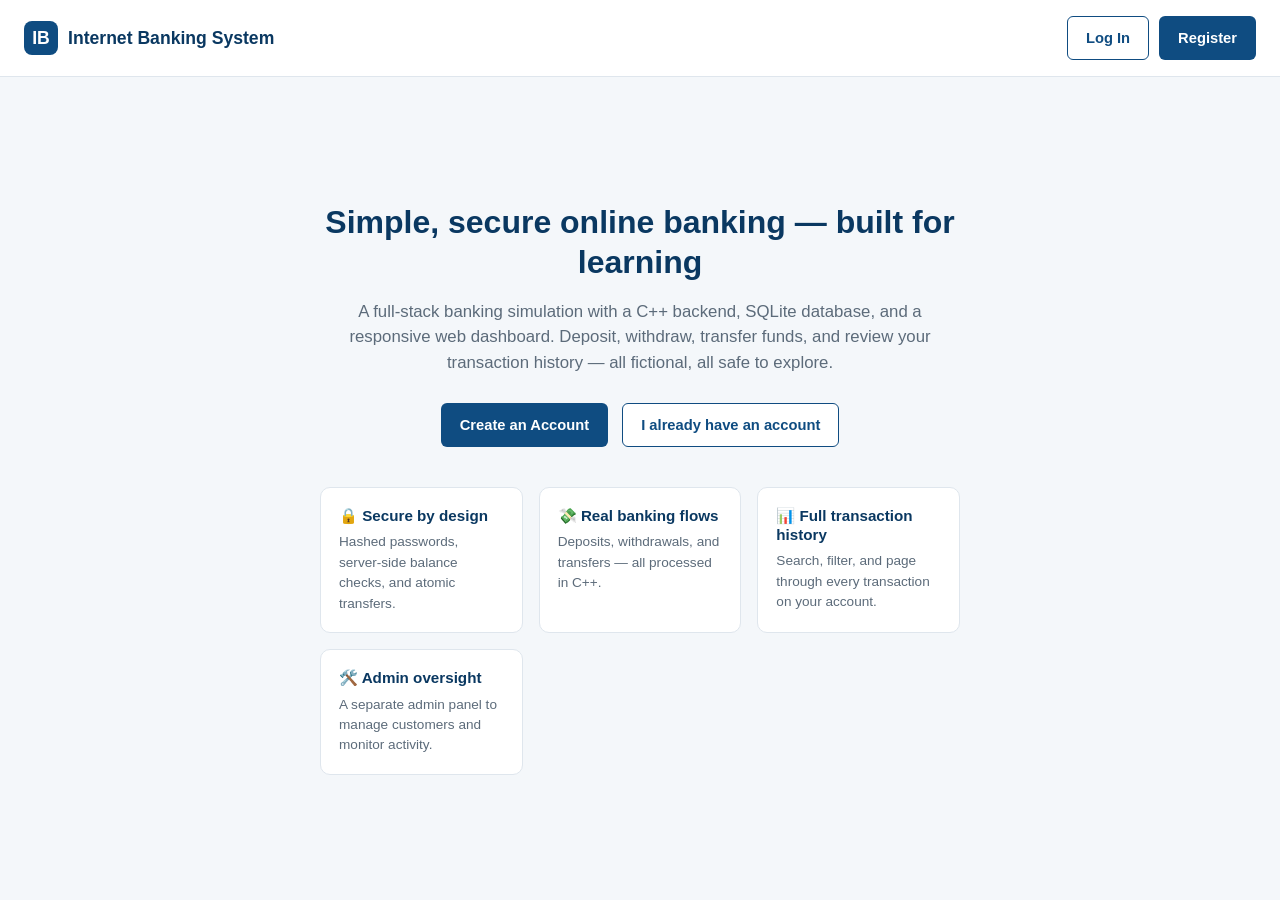
<file: frontend/index.html>
<!DOCTYPE html>
<html lang="en">
<head>
<meta charset="UTF-8">
<meta name="viewport" content="width=device-width, initial-scale=1.0">
  <meta name="google-site-verification" content="B5bmnSzMOIBshFxj22KbtGYCN1CEgYLzw5mkgNT4_0Y" />
<title>Internet Banking System — Home</title>
<link rel="stylesheet" href="css/style.css">
</head>
<body class="public-page">

  <header class="public-header">
    <div class="brand"><span class="brand-mark">IB</span> Internet Banking System</div>
    <nav class="nav-actions">
      <a href="login.html" class="btn btn-secondary">Log In</a>
      <a href="register.html" class="btn btn-primary">Register</a>
    </nav>
  </header>

  <main class="public-main">
    <div class="hero">
      <h1>Simple, secure online banking — built for learning</h1>
      <p>
        A full-stack banking simulation with a C++ backend, SQLite database, and a
        responsive web dashboard. Deposit, withdraw, transfer funds, and review your
        transaction history — all fictional, all safe to explore.
      </p>
      <div class="hero-actions">
        <a href="register.html" class="btn btn-primary">Create an Account</a>
        <a href="login.html" class="btn btn-secondary">I already have an account</a>
      </div>

      <div class="feature-grid">
        <div class="feature-card">
          <h3>🔒 Secure by design</h3>
          <p>Hashed passwords, server-side balance checks, and atomic transfers.</p>
        </div>
        <div class="feature-card">
          <h3>💸 Real banking flows</h3>
          <p>Deposits, withdrawals, and transfers — all processed in C++.</p>
        </div>
        <div class="feature-card">
          <h3>📊 Full transaction history</h3>
          <p>Search, filter, and page through every transaction on your account.</p>
        </div>
        <div class="feature-card">
          <h3>🛠️ Admin oversight</h3>
          <p>A separate admin panel to manage customers and monitor activity.</p>
        </div>
      </div>
    </div>
  </main>
</body>
</html>
</file>
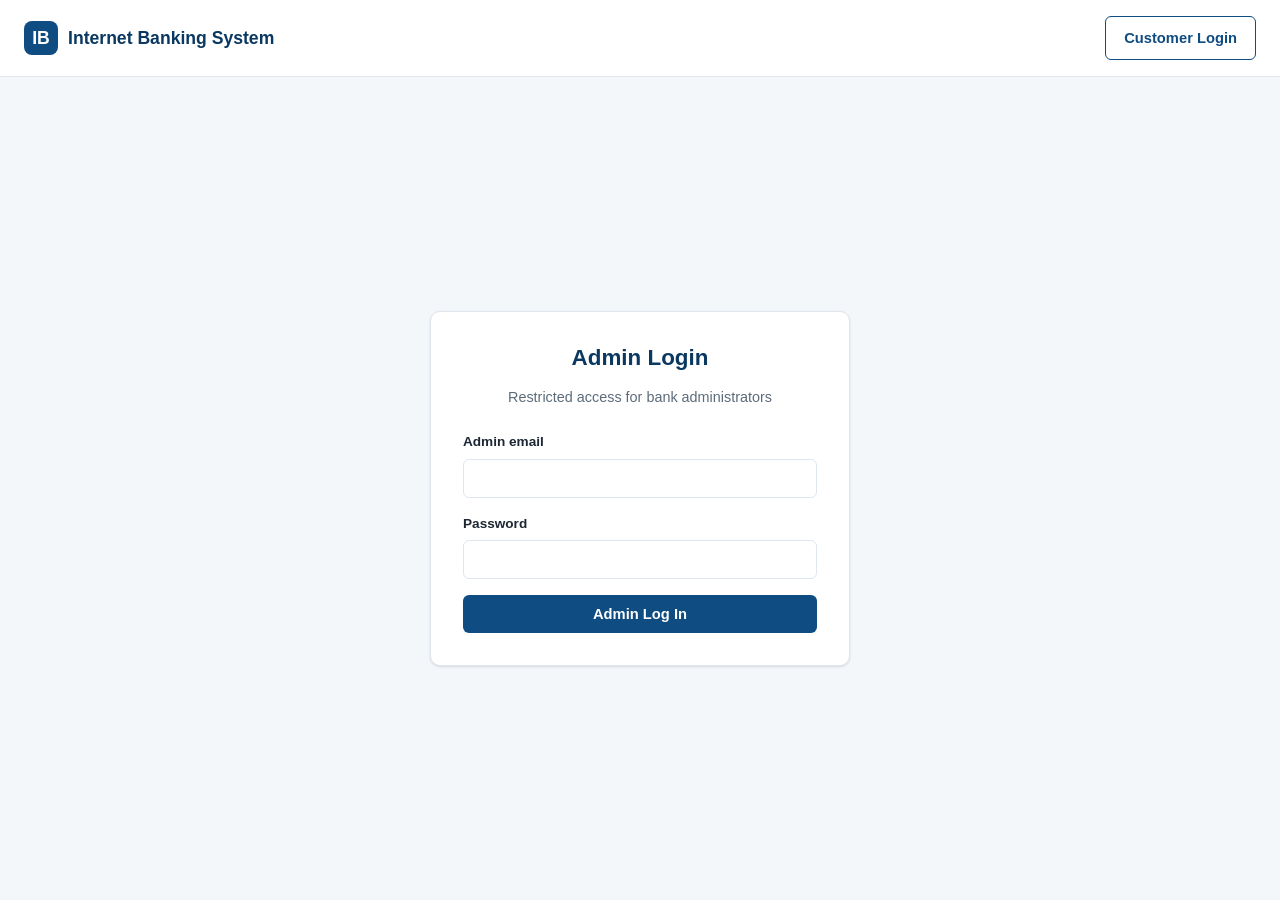
<file: frontend/admin-dashboard.html>
<!DOCTYPE html>
<html lang="en">
<head>
<meta charset="UTF-8">
<meta name="viewport" content="width=device-width, initial-scale=1.0">
<title>Admin Dashboard — Internet Banking System</title>
<link rel="stylesheet" href="css/style.css">
</head>
<body>
  <div class="app-shell">
    <aside class="sidebar">
      <div class="brand"><span class="brand-mark">IB</span> Admin Panel</div>
      <nav class="sidebar-nav">
        <a href="admin-dashboard.html" data-page="admin" class="active">🛠️ Admin Dashboard</a>
      </nav>
      <div class="sidebar-footer">
        <span id="sidebar-user-name" style="display:block;font-size:0.85rem;margin-bottom:8px;color:#cddcec;"></span>
        <button class="btn btn-secondary btn-block" data-action="logout">Log Out</button>
      </div>
    </aside>

    <div class="main-content">
      <div class="topbar">
        <div class="brand"><span class="brand-mark">IB</span> Admin Panel</div>
        <button class="hamburger" id="hamburger">☰</button>
      </div>

      <div class="page-body">
        <div class="page-header"><h1>Admin Dashboard</h1></div>

        <div class="stat-grid">
          <div class="card stat-card">
            <span class="stat-label">Total Customers</span>
            <span class="stat-value" id="stat-total-customers">—</span>
          </div>
          <div class="card stat-card">
            <span class="stat-label">Total Accounts</span>
            <span class="stat-value" id="stat-total-accounts">—</span>
          </div>
          <div class="card stat-card">
            <span class="stat-label">Total Transactions</span>
            <span class="stat-value" id="stat-total-transactions">—</span>
          </div>
          <div class="card stat-card">
            <span class="stat-label">Total Deposits Held</span>
            <span class="stat-value" id="stat-total-deposits-held">—</span>
          </div>
        </div>

        <div class="card" style="margin-bottom:20px;">
          <h2>Customers</h2>
          <form id="admin-search-form" class="filter-bar">
            <div class="form-group">
              <label for="admin-search">Search by name, email, or account number</label>
              <input type="text" id="admin-search" placeholder="e.g. John Doe">
            </div>
            <button type="submit" class="btn btn-primary">Search</button>
          </form>
          <div class="table-wrap">
            <table>
              <thead>
                <tr><th>Name</th><th>Email</th><th>Account Number</th><th>Balance</th><th>Status</th><th>Action</th></tr>
              </thead>
              <tbody id="customers-body"></tbody>
            </table>
          </div>
        </div>

        <div class="card">
          <h2>Recent Transactions (all customers)</h2>
          <div class="table-wrap">
            <table>
              <thead>
                <tr><th>ID</th><th>Customer</th><th>Type</th><th>Amount</th><th>Status</th><th>Date</th></tr>
              </thead>
              <tbody id="admin-tx-body"></tbody>
            </table>
          </div>
        </div>
      </div>
    </div>
  </div>

  <script src="js/api.js"></script>
  <script src="js/admin.js"></script>
  <script>document.addEventListener("DOMContentLoaded", initAdminDashboardPage);</script>
</body>
</html>
</file>
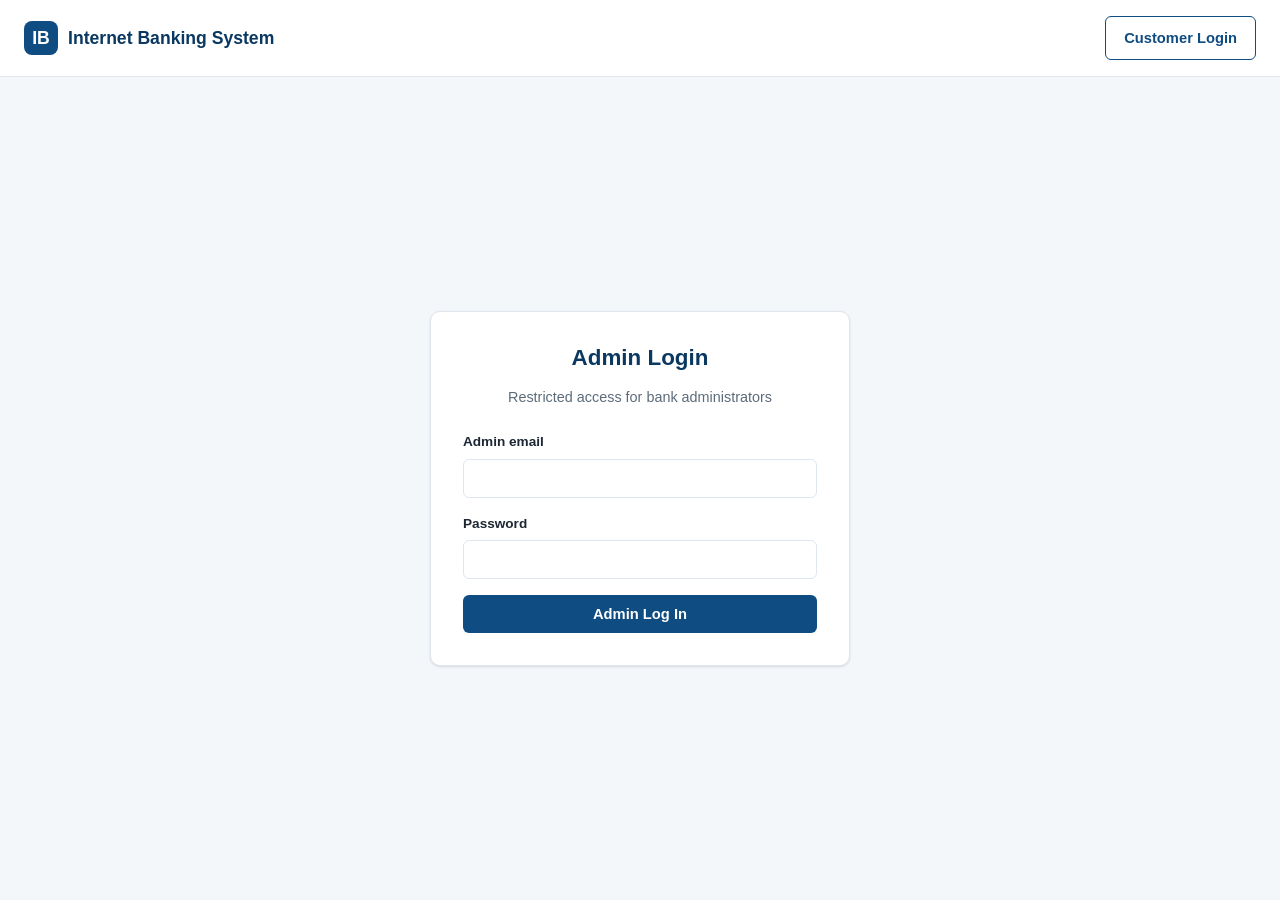
<file: frontend/admin.html>
<!DOCTYPE html>
<html lang="en">
<head>
<meta charset="UTF-8">
<meta name="viewport" content="width=device-width, initial-scale=1.0">
<title>Admin Login — Internet Banking System</title>
<link rel="stylesheet" href="css/style.css">
</head>
<body class="public-page">
  <header class="public-header">
    <a href="index.html" class="brand"><span class="brand-mark">IB</span> Internet Banking System</a>
    <nav class="nav-actions">
      <a href="login.html" class="btn btn-secondary">Customer Login</a>
    </nav>
  </header>

  <main class="public-main">
    <div class="auth-card">
      <h1>Admin Login</h1>
      <p class="auth-subtitle">Restricted access for bank administrators</p>

      <div id="admin-login-alert" class="alert alert-error" style="display:none;"></div>

      <form id="admin-login-form" novalidate>
        <div class="form-group">
          <label for="admin-email">Admin email</label>
          <input type="email" id="admin-email" required>
        </div>
        <div class="form-group">
          <label for="admin-password">Password</label>
          <input type="password" id="admin-password" required>
        </div>
        <button type="submit" class="btn btn-primary btn-block" id="admin-login-submit">Admin Log In</button>
      </form>
    </div>
  </main>

  <script src="js/api.js"></script>
  <script src="js/admin.js"></script>
  <script>initAdminLoginPage();</script>
</body>
</html>
</file>
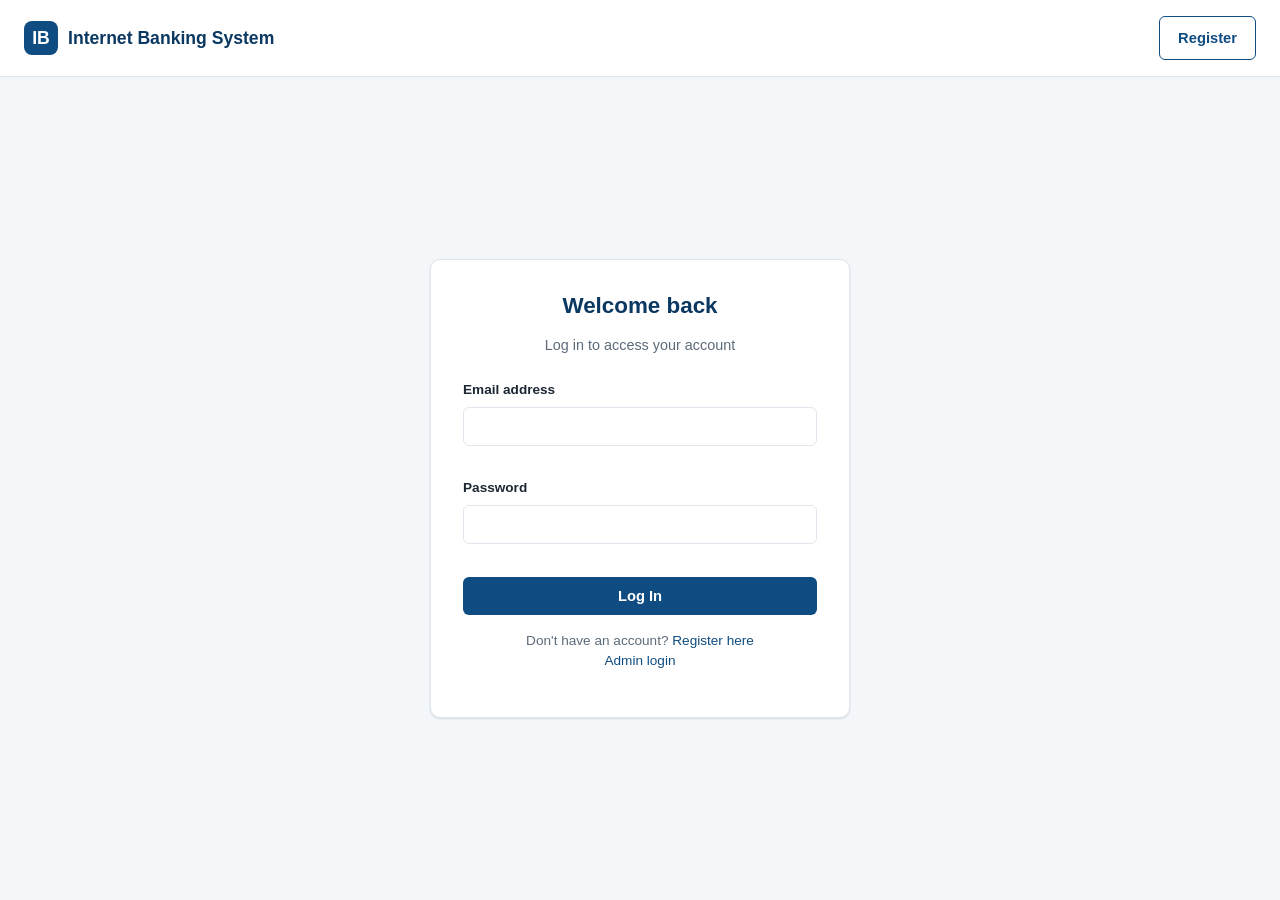
<file: frontend/dashboard.html>
<!DOCTYPE html>
<html lang="en">
<head>
<meta charset="UTF-8">
<meta name="viewport" content="width=device-width, initial-scale=1.0">
<title>Dashboard — Internet Banking System</title>
<link rel="stylesheet" href="css/style.css">
</head>
<body>
  <div class="app-shell">
    <aside class="sidebar">
      <div class="brand"><span class="brand-mark">IB</span> Internet Banking</div>
      <nav class="sidebar-nav">
        <a href="dashboard.html" data-page="dashboard">🏠 Dashboard</a>
        <a href="transfer.html" data-page="transfer">💸 Deposit / Withdraw / Transfer</a>
        <a href="transactions.html" data-page="transactions">📜 Transaction History</a>
        <a href="profile.html" data-page="profile">👤 Profile</a>
      </nav>
      <div class="sidebar-footer">
        <span id="sidebar-user-name" style="display:block;font-size:0.85rem;margin-bottom:8px;color:#cddcec;"></span>
        <button class="btn btn-secondary btn-block" data-action="logout">Log Out</button>
      </div>
    </aside>

    <div class="main-content">
      <div class="topbar">
        <div class="brand"><span class="brand-mark">IB</span> Internet Banking</div>
        <button class="hamburger" id="hamburger">☰</button>
      </div>

      <div class="page-body">
        <div class="page-header">
          <h1>Welcome back, <span id="welcome-name">there</span> 👋</h1>
        </div>

        <div class="stat-grid">
          <div class="card stat-card">
            <span class="stat-label">Current Balance</span>
            <span class="stat-value" id="stat-balance">—</span>
            <span class="stat-sub">Account: <span id="stat-account">—</span></span>
          </div>
          <div class="card stat-card">
            <span class="stat-label">Total Deposits</span>
            <span class="stat-value" id="stat-deposits">—</span>
            <span class="stat-sub">transactions</span>
          </div>
          <div class="card stat-card">
            <span class="stat-label">Total Withdrawals</span>
            <span class="stat-value" id="stat-withdrawals">—</span>
            <span class="stat-sub">transactions</span>
          </div>
        </div>

        <div class="quick-actions">
          <a href="transfer.html" class="btn btn-primary">Deposit Funds</a>
          <a href="transfer.html" class="btn btn-secondary">Withdraw Funds</a>
          <a href="transfer.html" class="btn btn-secondary">Transfer Money</a>
          <a href="transactions.html" class="btn btn-secondary">View All Transactions</a>
        </div>

        <div class="card">
          <h2>Recent Transactions</h2>
          <div id="recent-tx-table-wrap" class="table-wrap">
            <table>
              <thead>
                <tr><th>Type</th><th>Description</th><th>Amount</th><th>Date</th></tr>
              </thead>
              <tbody id="recent-tx-body">
                <tr><td colspan="4" class="loading-row"><span class="spinner spinner-dark"></span> Loading...</td></tr>
              </tbody>
            </table>
          </div>
          <div id="recent-tx-empty" class="empty-state" style="display:none;">
            <div class="icon">📭</div>
            <p>No transactions yet. Make your first deposit to get started.</p>
          </div>
        </div>
      </div>
    </div>
  </div>

  <script src="js/api.js"></script>
  <script src="js/dashboard.js"></script>
  <script>document.addEventListener("DOMContentLoaded", initDashboardPage);</script>
</body>
</html>
</file>
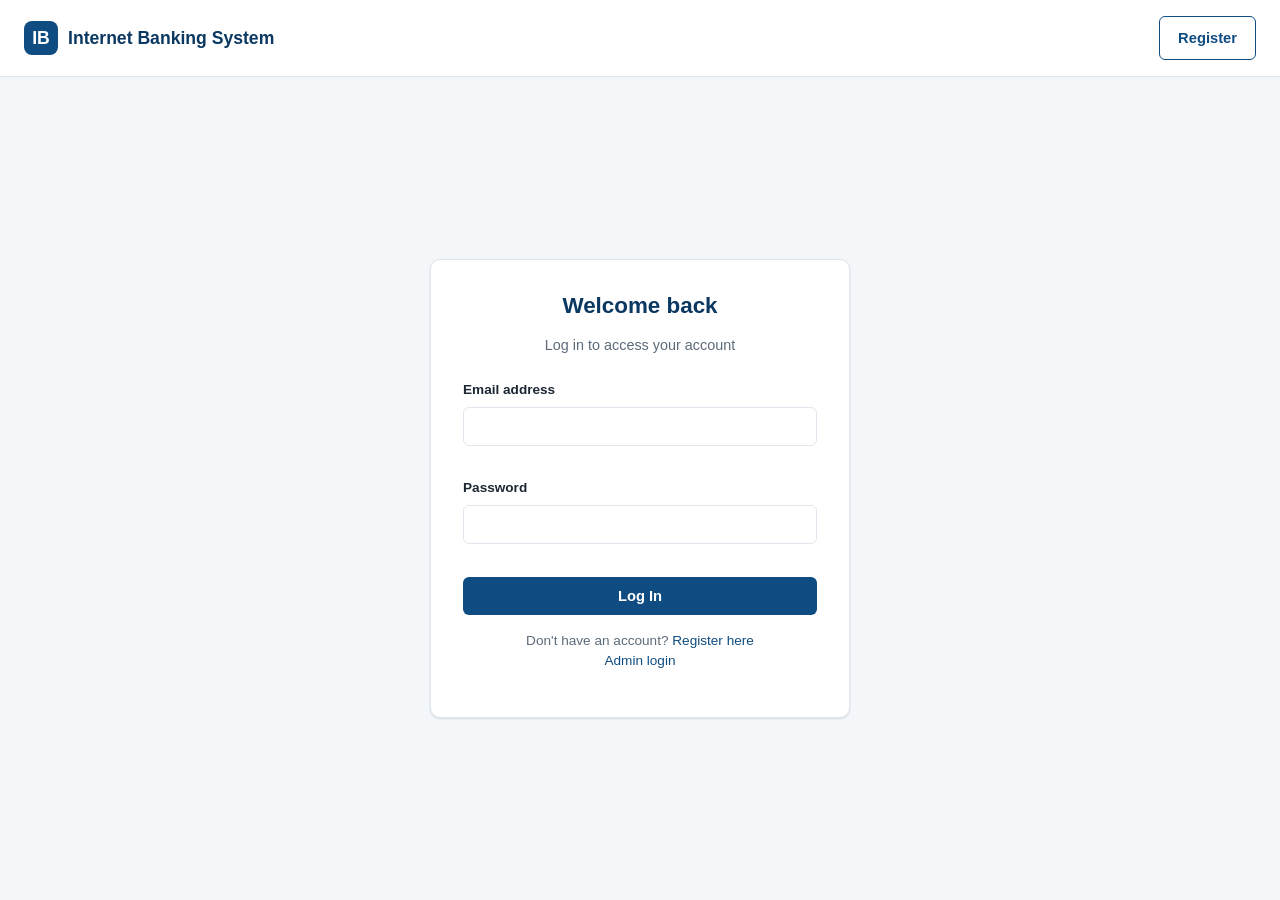
<file: frontend/login.html>
<!DOCTYPE html>
<html lang="en">
<head>
<meta charset="UTF-8">
<meta name="viewport" content="width=device-width, initial-scale=1.0">
<title>Log In — Internet Banking System</title>
<link rel="stylesheet" href="css/style.css">
</head>
<body class="public-page">
  <header class="public-header">
    <a href="index.html" class="brand"><span class="brand-mark">IB</span> Internet Banking System</a>
    <nav class="nav-actions">
      <a href="register.html" class="btn btn-secondary">Register</a>
    </nav>
  </header>

  <main class="public-main">
    <div class="auth-card">
      <h1>Welcome back</h1>
      <p class="auth-subtitle">Log in to access your account</p>

      <div id="login-alert" class="alert alert-error" style="display:none;"></div>

      <form id="login-form" novalidate>
        <div class="form-group">
          <label for="email">Email address</label>
          <input type="email" id="email" name="email" autocomplete="email" required>
          <div class="field-error" id="email-error"></div>
        </div>
        <div class="form-group">
          <label for="password">Password</label>
          <input type="password" id="password" name="password" autocomplete="current-password" required>
          <div class="field-error" id="password-error"></div>
        </div>
        <button type="submit" class="btn btn-primary btn-block" id="login-submit">Log In</button>
      </form>

      <p class="form-footer-note">
        Don't have an account? <a href="register.html">Register here</a><br>
        <a href="admin.html">Admin login</a>
      </p>
    </div>
  </main>

  <script src="js/api.js"></script>
  <script src="js/auth.js"></script>
  <script>initLoginPage();</script>
</body>
</html>
</file>
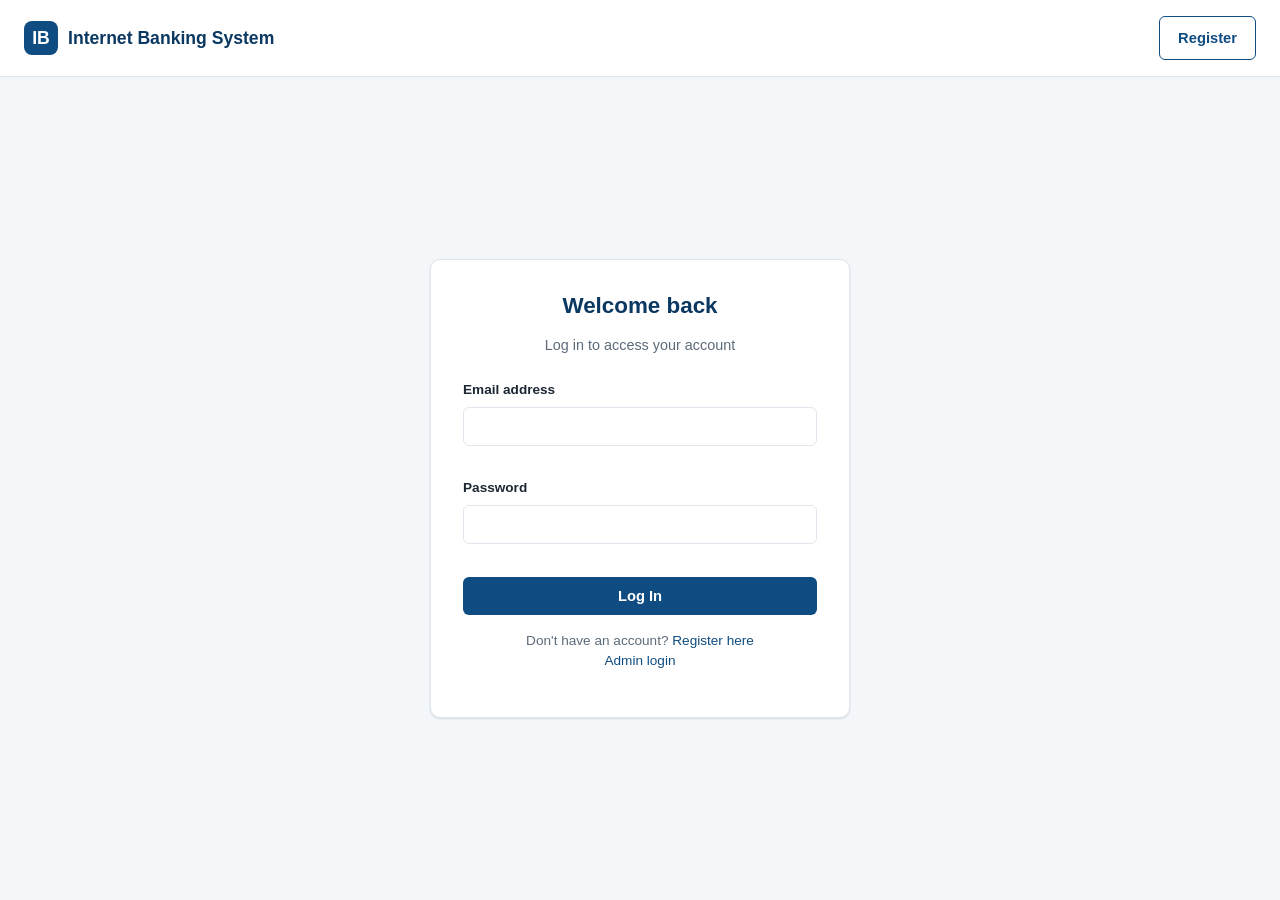
<file: frontend/profile.html>
<!DOCTYPE html>
<html lang="en">
<head>
<meta charset="UTF-8">
<meta name="viewport" content="width=device-width, initial-scale=1.0">
<title>Profile — Internet Banking System</title>
<link rel="stylesheet" href="css/style.css">
</head>
<body>
  <div class="app-shell">
    <aside class="sidebar">
      <div class="brand"><span class="brand-mark">IB</span> Internet Banking</div>
      <nav class="sidebar-nav">
        <a href="dashboard.html" data-page="dashboard">🏠 Dashboard</a>
        <a href="transfer.html" data-page="transfer">💸 Deposit / Withdraw / Transfer</a>
        <a href="transactions.html" data-page="transactions">📜 Transaction History</a>
        <a href="profile.html" data-page="profile">👤 Profile</a>
      </nav>
      <div class="sidebar-footer">
        <span id="sidebar-user-name" style="display:block;font-size:0.85rem;margin-bottom:8px;color:#cddcec;"></span>
        <button class="btn btn-secondary btn-block" data-action="logout">Log Out</button>
      </div>
    </aside>

    <div class="main-content">
      <div class="topbar">
        <div class="brand"><span class="brand-mark">IB</span> Internet Banking</div>
        <button class="hamburger" id="hamburger">☰</button>
      </div>

      <div class="page-body">
        <div class="page-header"><h1>Your Profile</h1></div>

        <div class="stat-grid" style="margin-bottom:20px;">
          <div class="card stat-card">
            <span class="stat-label">Account Number</span>
            <span class="stat-value" id="profile-account-number" style="font-size:1.1rem;">—</span>
          </div>
          <div class="card stat-card">
            <span class="stat-label">Member Since</span>
            <span class="stat-value" id="profile-created-at" style="font-size:1.1rem;">—</span>
          </div>
        </div>

        <div class="card" style="margin-bottom:20px;">
          <h2>Personal Details</h2>
          <form id="profile-form" novalidate>
            <div class="form-group">
              <label for="profile-fullName">Full name</label>
              <input type="text" id="profile-fullName" required>
              <div class="field-error" id="profile-fullName-error"></div>
            </div>
            <div class="form-group">
              <label for="profile-email">Email (cannot be changed)</label>
              <input type="email" id="profile-email" disabled>
            </div>
            <div class="form-group">
              <label for="profile-phone">Phone number</label>
              <input type="tel" id="profile-phone" required>
              <div class="field-error" id="profile-phone-error"></div>
            </div>
            <button type="submit" class="btn btn-primary" id="profile-submit">Save Changes</button>
          </form>
        </div>

        <div class="card">
          <h2>Change Password</h2>
          <form id="password-form" novalidate>
            <div class="form-group">
              <label for="current-password">Current password</label>
              <input type="password" id="current-password" autocomplete="current-password" required>
              <div class="field-error" id="current-password-error"></div>
            </div>
            <div class="form-group">
              <label for="new-password">New password</label>
              <input type="password" id="new-password" autocomplete="new-password" required>
              <div class="field-error" id="new-password-error"></div>
            </div>
            <div class="form-group">
              <label for="confirm-new-password">Confirm new password</label>
              <input type="password" id="confirm-new-password" autocomplete="new-password" required>
              <div class="field-error" id="confirm-new-password-error"></div>
            </div>
            <button type="submit" class="btn btn-primary" id="password-submit">Change Password</button>
          </form>
        </div>
      </div>
    </div>
  </div>

  <script src="js/api.js"></script>
  <script src="js/profile.js"></script>
  <script>document.addEventListener("DOMContentLoaded", initProfilePage);</script>
</body>
</html>
</file>
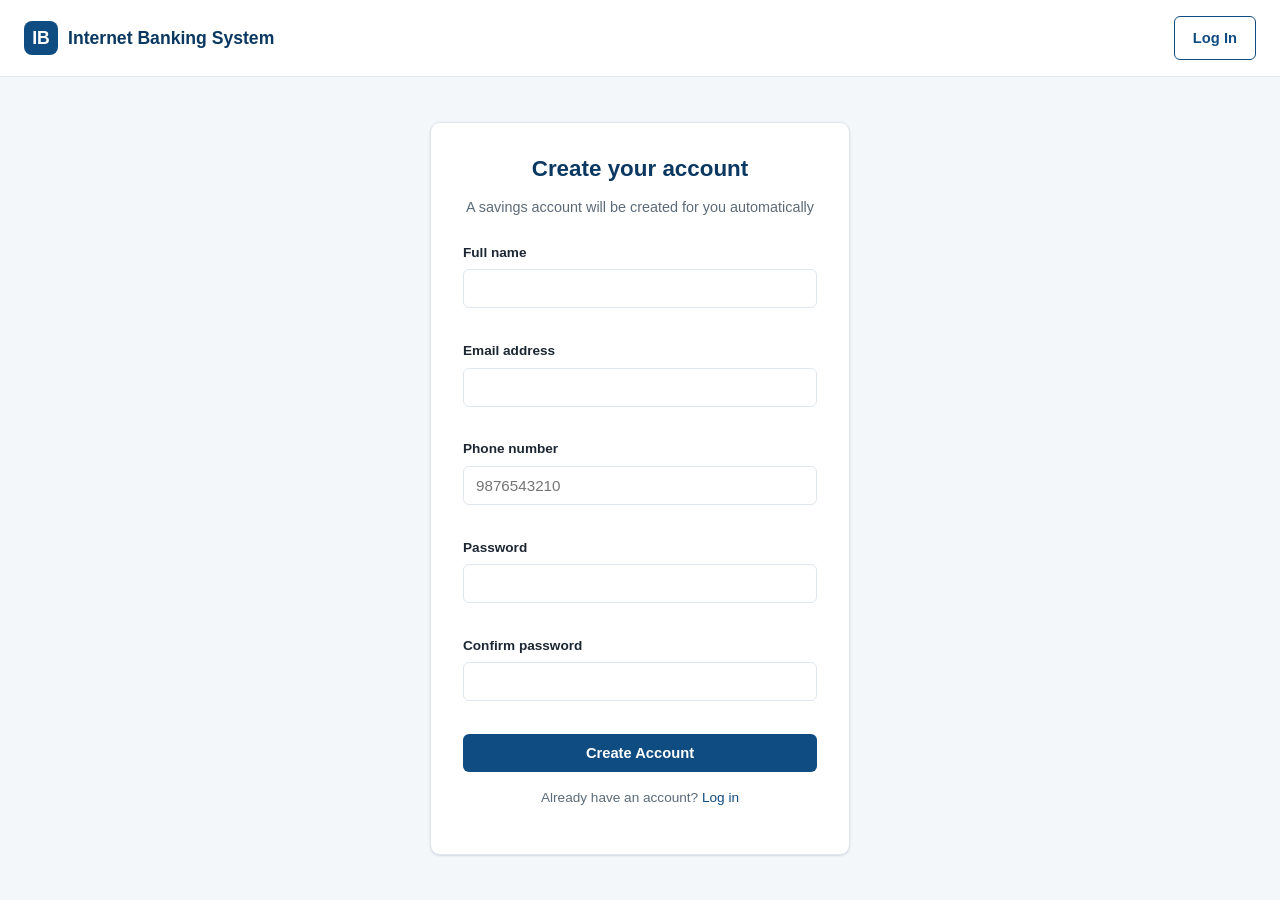
<file: frontend/register.html>
<!DOCTYPE html>
<html lang="en">
<head>
<meta charset="UTF-8">
<meta name="viewport" content="width=device-width, initial-scale=1.0">
<title>Register — Internet Banking System</title>
<link rel="stylesheet" href="css/style.css">
</head>
<body class="public-page">
  <header class="public-header">
    <a href="index.html" class="brand"><span class="brand-mark">IB</span> Internet Banking System</a>
    <nav class="nav-actions">
      <a href="login.html" class="btn btn-secondary">Log In</a>
    </nav>
  </header>

  <main class="public-main">
    <div class="auth-card">
      <h1>Create your account</h1>
      <p class="auth-subtitle">A savings account will be created for you automatically</p>

      <div id="register-alert" class="alert alert-error" style="display:none;"></div>

      <form id="register-form" novalidate>
        <div class="form-group">
          <label for="fullName">Full name</label>
          <input type="text" id="fullName" name="fullName" autocomplete="name" required>
          <div class="field-error" id="fullName-error"></div>
        </div>
        <div class="form-group">
          <label for="email">Email address</label>
          <input type="email" id="email" name="email" autocomplete="email" required>
          <div class="field-error" id="email-error"></div>
        </div>
        <div class="form-group">
          <label for="phone">Phone number</label>
          <input type="tel" id="phone" name="phone" autocomplete="tel" placeholder="9876543210" required>
          <div class="field-error" id="phone-error"></div>
        </div>
        <div class="form-group">
          <label for="password">Password</label>
          <input type="password" id="password" name="password" autocomplete="new-password" required>
          <div class="field-error" id="password-error"></div>
        </div>
        <div class="form-group">
          <label for="confirmPassword">Confirm password</label>
          <input type="password" id="confirmPassword" name="confirmPassword" autocomplete="new-password" required>
          <div class="field-error" id="confirmPassword-error"></div>
        </div>
        <button type="submit" class="btn btn-primary btn-block" id="register-submit">Create Account</button>
      </form>

      <p class="form-footer-note">Already have an account? <a href="login.html">Log in</a></p>
    </div>
  </main>

  <script src="js/api.js"></script>
  <script src="js/auth.js"></script>
  <script>initRegisterPage();</script>
</body>
</html>
</file>
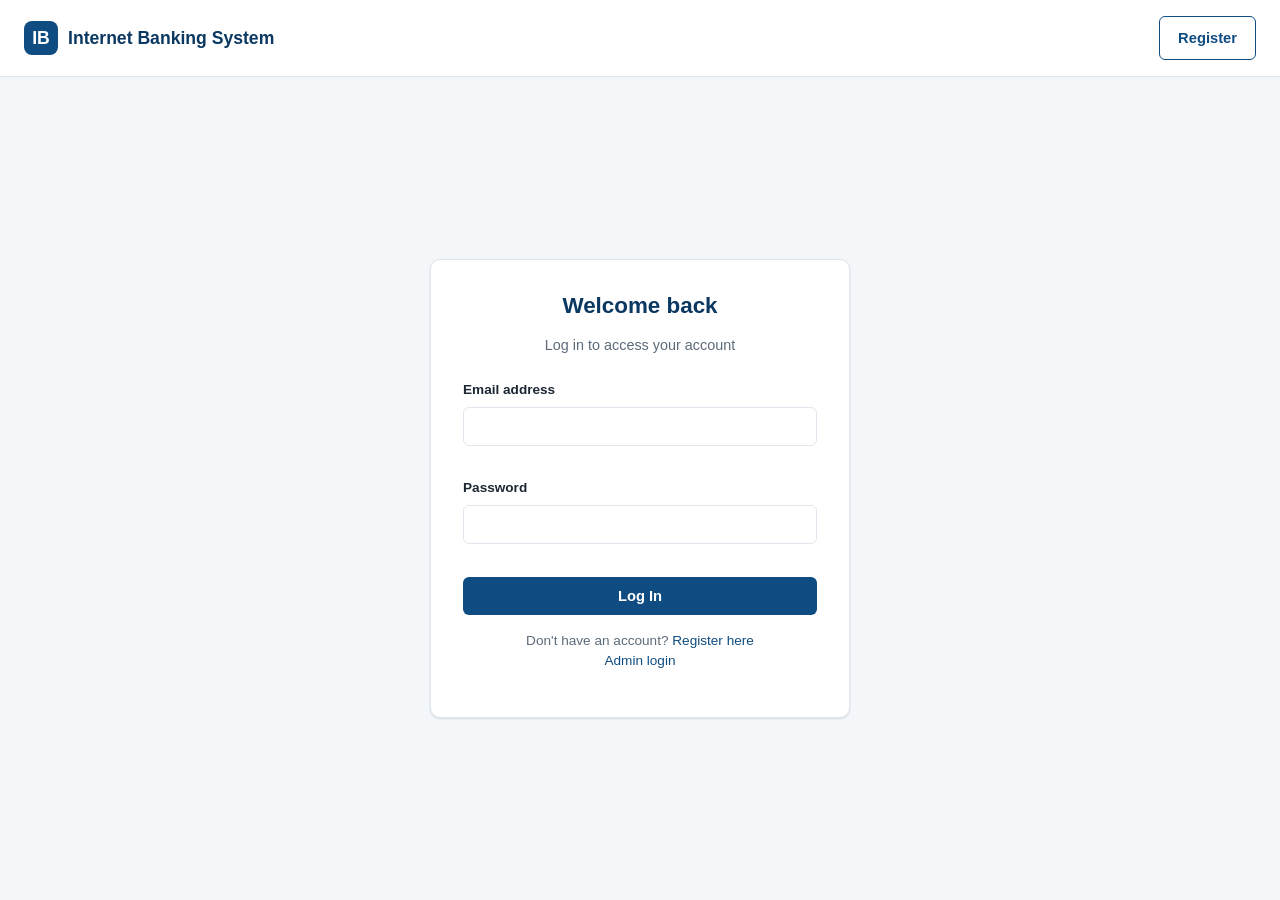
<file: frontend/transactions.html>
<!DOCTYPE html>
<html lang="en">
<head>
<meta charset="UTF-8">
<meta name="viewport" content="width=device-width, initial-scale=1.0">
<title>Transaction History — Internet Banking System</title>
<link rel="stylesheet" href="css/style.css">
</head>
<body>
  <div class="app-shell">
    <aside class="sidebar">
      <div class="brand"><span class="brand-mark">IB</span> Internet Banking</div>
      <nav class="sidebar-nav">
        <a href="dashboard.html" data-page="dashboard">🏠 Dashboard</a>
        <a href="transfer.html" data-page="transfer">💸 Deposit / Withdraw / Transfer</a>
        <a href="transactions.html" data-page="transactions">📜 Transaction History</a>
        <a href="profile.html" data-page="profile">👤 Profile</a>
      </nav>
      <div class="sidebar-footer">
        <span id="sidebar-user-name" style="display:block;font-size:0.85rem;margin-bottom:8px;color:#cddcec;"></span>
        <button class="btn btn-secondary btn-block" data-action="logout">Log Out</button>
      </div>
    </aside>

    <div class="main-content">
      <div class="topbar">
        <div class="brand"><span class="brand-mark">IB</span> Internet Banking</div>
        <button class="hamburger" id="hamburger">☰</button>
      </div>

      <div class="page-body">
        <div class="page-header"><h1>Transaction History</h1></div>

        <div class="card">
          <form id="filter-form" class="filter-bar">
            <div class="form-group">
              <label for="filter-search">Search description / account</label>
              <input type="text" id="filter-search" placeholder="e.g. rent, IBS1000...">
            </div>
            <div class="form-group">
              <label for="filter-type">Type</label>
              <select id="filter-type">
                <option value="">All</option>
                <option value="deposit">Deposit</option>
                <option value="withdrawal">Withdrawal</option>
                <option value="transfer_out">Transfer Sent</option>
                <option value="transfer_in">Transfer Received</option>
              </select>
            </div>
            <div class="form-group">
              <label for="filter-from">From date</label>
              <input type="date" id="filter-from">
            </div>
            <div class="form-group">
              <label for="filter-to">To date</label>
              <input type="date" id="filter-to">
            </div>
            <button type="submit" class="btn btn-primary">Apply</button>
            <button type="button" id="filter-reset" class="btn btn-secondary">Reset</button>
          </form>

          <div id="tx-table-wrap" class="table-wrap">
            <table>
              <thead>
                <tr><th>ID</th><th>Type</th><th>Details</th><th>Amount</th><th>Status</th><th>Date</th></tr>
              </thead>
              <tbody id="tx-body"></tbody>
            </table>
          </div>
          <div id="tx-empty" class="empty-state" style="display:none;">
            <div class="icon">🔍</div>
            <p>No transactions match your filters.</p>
          </div>

          <div class="pagination">
            <button class="btn btn-sm btn-secondary" id="prev-page">← Prev</button>
            <span id="page-info">Page 1</span>
            <button class="btn btn-sm btn-secondary" id="next-page">Next →</button>
          </div>
        </div>
      </div>
    </div>
  </div>

  <script src="js/api.js"></script>
  <script src="js/transactions.js"></script>
  <script>document.addEventListener("DOMContentLoaded", initTransactionsPage);</script>
</body>
</html>
</file>
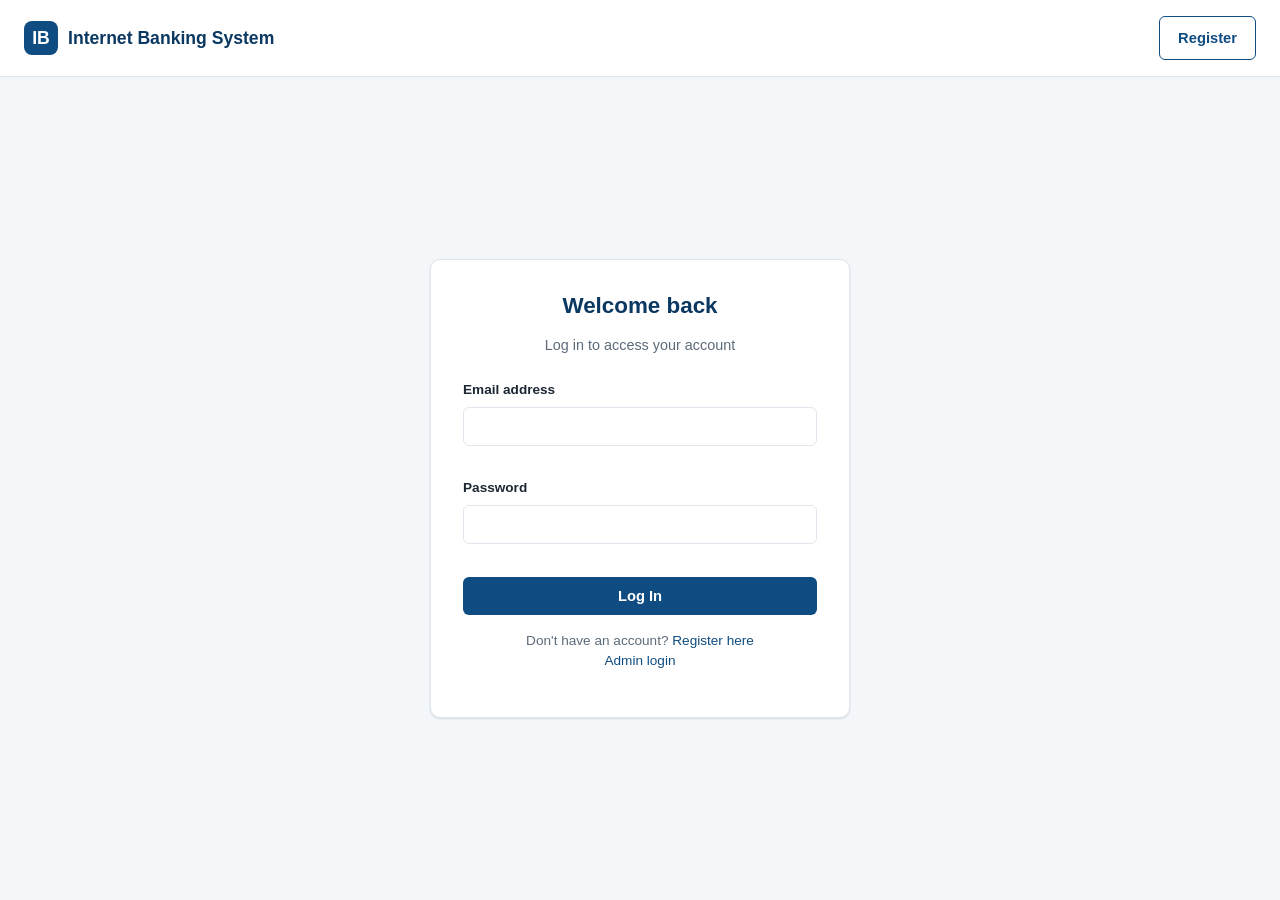
<file: frontend/transfer.html>
<!DOCTYPE html>
<html lang="en">
<head>
<meta charset="UTF-8">
<meta name="viewport" content="width=device-width, initial-scale=1.0">
<title>Deposit / Withdraw / Transfer — Internet Banking System</title>
<link rel="stylesheet" href="css/style.css">
</head>
<body>
  <div class="app-shell">
    <aside class="sidebar">
      <div class="brand"><span class="brand-mark">IB</span> Internet Banking</div>
      <nav class="sidebar-nav">
        <a href="dashboard.html" data-page="dashboard">🏠 Dashboard</a>
        <a href="transfer.html" data-page="transfer">💸 Deposit / Withdraw / Transfer</a>
        <a href="transactions.html" data-page="transactions">📜 Transaction History</a>
        <a href="profile.html" data-page="profile">👤 Profile</a>
      </nav>
      <div class="sidebar-footer">
        <span id="sidebar-user-name" style="display:block;font-size:0.85rem;margin-bottom:8px;color:#cddcec;"></span>
        <button class="btn btn-secondary btn-block" data-action="logout">Log Out</button>
      </div>
    </aside>

    <div class="main-content">
      <div class="topbar">
        <div class="brand"><span class="brand-mark">IB</span> Internet Banking</div>
        <button class="hamburger" id="hamburger">☰</button>
      </div>

      <div class="page-body">
        <div class="page-header">
          <h1>Deposit, Withdraw &amp; Transfer</h1>
          <div class="stat-sub">Current balance: <strong id="current-balance">—</strong> · Your account: <strong id="current-account-number">—</strong></div>
        </div>

        <div class="card">
          <div style="display:flex;gap:8px;border-bottom:1px solid var(--color-border);margin-bottom:20px;">
            <button class="btn btn-secondary tab-btn active" data-tab="deposit" style="border:none;border-bottom:2px solid var(--color-primary);border-radius:0;">Deposit</button>
            <button class="btn btn-secondary tab-btn" data-tab="withdraw" style="border:none;border-radius:0;">Withdraw</button>
            <button class="btn btn-secondary tab-btn" data-tab="transfer" style="border:none;border-radius:0;">Transfer</button>
          </div>

          <div class="tab-panel active" id="panel-deposit">
            <form id="deposit-form" novalidate>
              <div class="form-group">
                <label for="deposit-amount">Amount (₹)</label>
                <input type="number" id="deposit-amount" min="1" step="0.01" required>
                <div class="field-error" id="deposit-amount-error"></div>
              </div>
              <div class="form-group">
                <label for="deposit-description">Description (optional)</label>
                <input type="text" id="deposit-description" maxlength="200" placeholder="e.g. Cash deposit">
              </div>
              <button type="submit" class="btn btn-primary" id="deposit-submit">Deposit Funds</button>
            </form>
          </div>

          <div class="tab-panel" id="panel-withdraw" style="display:none;">
            <form id="withdraw-form" novalidate>
              <div class="form-group">
                <label for="withdraw-amount">Amount (₹)</label>
                <input type="number" id="withdraw-amount" min="1" step="0.01" required>
                <div class="field-error" id="withdraw-amount-error"></div>
              </div>
              <div class="form-group">
                <label for="withdraw-description">Description (optional)</label>
                <input type="text" id="withdraw-description" maxlength="200" placeholder="e.g. ATM withdrawal">
              </div>
              <button type="submit" class="btn btn-primary" id="withdraw-submit">Withdraw Funds</button>
            </form>
          </div>

          <div class="tab-panel" id="panel-transfer" style="display:none;">
            <form id="transfer-form" novalidate>
              <div class="form-group">
                <label for="transfer-receiver">Receiver account number</label>
                <input type="text" id="transfer-receiver" required>
                <div class="field-error" id="transfer-receiver-error"></div>
              </div>
              <div class="form-group">
                <label for="transfer-amount">Amount (₹)</label>
                <input type="number" id="transfer-amount" min="1" step="0.01" required>
                <div class="field-error" id="transfer-amount-error"></div>
              </div>
              <div class="form-group">
                <label for="transfer-description">Description (optional)</label>
                <input type="text" id="transfer-description" maxlength="200" placeholder="e.g. Rent share">
              </div>
              <button type="submit" class="btn btn-primary" id="transfer-submit">Transfer Money</button>
            </form>
          </div>
        </div>
      </div>
    </div>
  </div>

  <div class="modal-overlay hidden" id="modal-overlay">
    <div class="modal-box">
      <h3 id="modal-title">Confirm</h3>
      <p id="modal-message"></p>
      <div class="modal-actions">
        <button class="btn btn-secondary" id="modal-cancel">Cancel</button>
        <button class="btn btn-primary" id="modal-confirm">Confirm</button>
      </div>
    </div>
  </div>

  <script src="js/api.js"></script>
  <script src="js/transfer.js"></script>
  <script>
    document.addEventListener("DOMContentLoaded", () => {
      initTransferPage();
      document.querySelectorAll(".tab-panel").forEach(p => p.style.display = p.classList.contains("active") ? "block" : "none");
      document.querySelectorAll(".tab-btn").forEach(btn => {
        btn.addEventListener("click", () => {
          document.querySelectorAll(".tab-panel").forEach(p => {
            p.style.display = (p.id === "panel-" + btn.dataset.tab) ? "block" : "none";
          });
        });
      });
    });
  </script>
</body>
</html>
</file>
<file: frontend/css/style.css>
/* Internet Banking System — shared styles */

:root {
  --color-primary: #0f4c81;
  --color-primary-dark: #0a3861;
  --color-primary-light: #e8f1f9;
  --color-accent: #1a9e6b;
  --color-danger: #c0392b;
  --color-danger-light: #fdecea;
  --color-warning: #b8860b;
  --color-text: #1c2733;
  --color-text-muted: #5c6b7a;
  --color-border: #dfe6ed;
  --color-bg: #f4f7fa;
  --color-surface: #ffffff;
  --radius: 10px;
  --radius-sm: 6px;
  --shadow: 0 1px 3px rgba(15, 41, 66, 0.08), 0 1px 2px rgba(15, 41, 66, 0.06);
  --font: -apple-system, BlinkMacSystemFont, "Segoe UI", Roboto, Helvetica, Arial, sans-serif;
}

* { box-sizing: border-box; }

html, body {
  margin: 0;
  padding: 0;
  font-family: var(--font);
  background: var(--color-bg);
  color: var(--color-text);
  line-height: 1.5;
}

a { color: var(--color-primary); text-decoration: none; }
a:hover { text-decoration: underline; }

h1, h2, h3, h4 { margin: 0 0 0.5em 0; line-height: 1.25; }

.disclaimer-banner {
  background: #fff6e0;
  border-bottom: 1px solid #f0e0a8;
  color: #6b5a1c;
  text-align: center;
  font-size: 0.85rem;
  padding: 8px 16px;
}

/* ---------- Layout: public pages (home/login/register) ---------- */
.public-page {
  min-height: 100vh;
  display: flex;
  flex-direction: column;
}

.public-header {
  display: flex;
  align-items: center;
  justify-content: space-between;
  padding: 16px 24px;
  background: var(--color-surface);
  border-bottom: 1px solid var(--color-border);
}

.brand {
  display: flex;
  align-items: center;
  gap: 10px;
  font-weight: 700;
  font-size: 1.1rem;
  color: var(--color-primary-dark);
}
.brand-mark {
  width: 34px; height: 34px;
  border-radius: 8px;
  background: var(--color-primary);
  color: white;
  display: flex; align-items: center; justify-content: center;
  font-weight: 800;
}

.nav-actions { display: flex; gap: 10px; }

.public-main {
  flex: 1;
  display: flex;
  align-items: center;
  justify-content: center;
  padding: 40px 20px;
}

.hero {
  max-width: 640px;
  text-align: center;
}
.hero h1 { font-size: 2rem; color: var(--color-primary-dark); }
.hero p { color: var(--color-text-muted); font-size: 1.05rem; margin-bottom: 28px; }
.hero-actions { display: flex; gap: 14px; justify-content: center; flex-wrap: wrap; }

.feature-grid {
  display: grid;
  grid-template-columns: repeat(auto-fit, minmax(180px, 1fr));
  gap: 16px;
  margin-top: 40px;
  text-align: left;
}
.feature-card {
  background: var(--color-surface);
  border: 1px solid var(--color-border);
  border-radius: var(--radius);
  padding: 18px;
}
.feature-card h3 { font-size: 0.95rem; color: var(--color-primary-dark); }
.feature-card p { font-size: 0.85rem; color: var(--color-text-muted); margin: 0; }

/* ---------- Auth forms (login/register) ---------- */
.auth-card {
  background: var(--color-surface);
  border: 1px solid var(--color-border);
  border-radius: var(--radius);
  box-shadow: var(--shadow);
  padding: 32px;
  width: 100%;
  max-width: 420px;
}
.auth-card h1 { font-size: 1.4rem; text-align: center; color: var(--color-primary-dark); }
.auth-subtitle { text-align: center; color: var(--color-text-muted); font-size: 0.9rem; margin-bottom: 24px; }

.form-group { margin-bottom: 16px; }
.form-group label {
  display: block;
  font-size: 0.85rem;
  font-weight: 600;
  margin-bottom: 6px;
  color: var(--color-text);
}
.form-group input, .form-group select, .form-group textarea {
  width: 100%;
  padding: 10px 12px;
  border: 1px solid var(--color-border);
  border-radius: var(--radius-sm);
  font-size: 0.95rem;
  background: white;
  color: var(--color-text);
}
.form-group input:focus, .form-group select:focus, .form-group textarea:focus {
  outline: none;
  border-color: var(--color-primary);
  box-shadow: 0 0 0 3px var(--color-primary-light);
}
.field-error {
  color: var(--color-danger);
  font-size: 0.8rem;
  margin-top: 4px;
  min-height: 1em;
}
.form-footer-note {
  text-align: center;
  font-size: 0.85rem;
  margin-top: 16px;
  color: var(--color-text-muted);
}

/* ---------- Buttons ---------- */
.btn {
  display: inline-flex;
  align-items: center;
  justify-content: center;
  gap: 8px;
  padding: 10px 18px;
  border-radius: var(--radius-sm);
  border: 1px solid transparent;
  font-size: 0.92rem;
  font-weight: 600;
  cursor: pointer;
  transition: background 0.15s ease, border-color 0.15s ease;
}
.btn-primary { background: var(--color-primary); color: white; }
.btn-primary:hover { background: var(--color-primary-dark); }
.btn-secondary { background: white; color: var(--color-primary); border-color: var(--color-primary); }
.btn-secondary:hover { background: var(--color-primary-light); }
.btn-danger { background: var(--color-danger); color: white; }
.btn-danger:hover { background: #a5301f; }
.btn-block { width: 100%; }
.btn:disabled { opacity: 0.6; cursor: not-allowed; }
.btn-sm { padding: 6px 12px; font-size: 0.82rem; }

/* ---------- App shell (logged-in pages) ---------- */
.app-shell {
  display: flex;
  min-height: 100vh;
}

.sidebar {
  width: 230px;
  background: var(--color-primary-dark);
  color: #dce8f5;
  display: flex;
  flex-direction: column;
  padding: 20px 0;
  flex-shrink: 0;
}
.sidebar .brand { color: white; padding: 0 20px 20px 20px; border-bottom: 1px solid rgba(255,255,255,0.12); margin-bottom: 12px; }
.sidebar-nav { flex: 1; display: flex; flex-direction: column; gap: 2px; padding: 0 10px; }
.sidebar-nav a {
  color: #cddcec;
  padding: 10px 14px;
  border-radius: var(--radius-sm);
  font-size: 0.9rem;
  font-weight: 500;
}
.sidebar-nav a:hover { background: rgba(255,255,255,0.08); text-decoration: none; }
.sidebar-nav a.active { background: var(--color-primary); color: white; }
.sidebar-footer { padding: 14px 20px 0 20px; border-top: 1px solid rgba(255,255,255,0.12); }
.sidebar-footer button { width: 100%; }

.main-content { flex: 1; min-width: 0; display: flex; flex-direction: column; }

.topbar {
  display: none;
  align-items: center;
  justify-content: space-between;
  padding: 14px 16px;
  background: var(--color-surface);
  border-bottom: 1px solid var(--color-border);
}
.topbar .brand { font-size: 1rem; }
.hamburger { background: none; border: none; font-size: 1.4rem; cursor: pointer; color: var(--color-primary-dark); }

.page-body { padding: 28px; flex: 1; }
.page-header { display: flex; align-items: center; justify-content: space-between; margin-bottom: 20px; flex-wrap: wrap; gap: 12px; }
.page-header h1 { font-size: 1.4rem; color: var(--color-primary-dark); }

/* ---------- Cards / dashboard ---------- */
.card {
  background: var(--color-surface);
  border: 1px solid var(--color-border);
  border-radius: var(--radius);
  padding: 20px;
  box-shadow: var(--shadow);
}

.stat-grid {
  display: grid;
  grid-template-columns: repeat(auto-fit, minmax(200px, 1fr));
  gap: 16px;
  margin-bottom: 24px;
}
.stat-card { display: flex; flex-direction: column; gap: 6px; }
.stat-label { font-size: 0.8rem; color: var(--color-text-muted); text-transform: uppercase; letter-spacing: 0.03em; }
.stat-value { font-size: 1.6rem; font-weight: 700; color: var(--color-primary-dark); }
.stat-sub { font-size: 0.8rem; color: var(--color-text-muted); }

.quick-actions { display: flex; gap: 12px; flex-wrap: wrap; margin-bottom: 24px; }

/* ---------- Tables ---------- */
.table-wrap { overflow-x: auto; }
table { width: 100%; border-collapse: collapse; font-size: 0.9rem; }
th, td { text-align: left; padding: 10px 12px; border-bottom: 1px solid var(--color-border); white-space: nowrap; }
th { color: var(--color-text-muted); font-weight: 600; font-size: 0.78rem; text-transform: uppercase; letter-spacing: 0.02em; }
tr:last-child td { border-bottom: none; }

.badge { display: inline-block; padding: 3px 10px; border-radius: 999px; font-size: 0.75rem; font-weight: 600; }
.badge-deposit, .badge-transfer_in { background: #e6f7ee; color: var(--color-accent); }
.badge-withdrawal, .badge-transfer_out { background: #fdecea; color: var(--color-danger); }
.badge-completed { background: #e6f7ee; color: var(--color-accent); }
.badge-pending { background: #fff6e0; color: var(--color-warning); }
.badge-failed { background: #fdecea; color: var(--color-danger); }
.badge-active { background: #e6f7ee; color: var(--color-accent); }
.badge-inactive { background: #f1f3f5; color: var(--color-text-muted); }

.amount-positive { color: var(--color-accent); font-weight: 600; }
.amount-negative { color: var(--color-danger); font-weight: 600; }

/* ---------- Filters ---------- */
.filter-bar { display: flex; gap: 10px; flex-wrap: wrap; margin-bottom: 16px; align-items: end; }
.filter-bar .form-group { margin-bottom: 0; min-width: 160px; flex: 1; }

.pagination { display: flex; justify-content: center; gap: 10px; margin-top: 16px; align-items: center; font-size: 0.85rem; }

/* ---------- Empty state ---------- */
.empty-state { text-align: center; padding: 48px 20px; color: var(--color-text-muted); }
.empty-state .icon { font-size: 2.2rem; margin-bottom: 10px; }

/* ---------- Alerts / toasts ---------- */
.alert { padding: 12px 16px; border-radius: var(--radius-sm); font-size: 0.88rem; margin-bottom: 16px; }
.alert-error { background: var(--color-danger-light); color: var(--color-danger); border: 1px solid #f4c7c2; }
.alert-success { background: #e6f7ee; color: #1a7a4c; border: 1px solid #b9e6cd; }
.alert-info { background: var(--color-primary-light); color: var(--color-primary-dark); border: 1px solid #c3ddf0; }

#toast-container {
  position: fixed;
  top: 16px; right: 16px;
  display: flex; flex-direction: column; gap: 10px;
  z-index: 1000;
}
.toast {
  min-width: 240px;
  max-width: 320px;
  padding: 12px 16px;
  border-radius: var(--radius-sm);
  box-shadow: var(--shadow);
  font-size: 0.88rem;
  color: white;
  animation: slide-in 0.2s ease;
}
.toast-success { background: #1a7a4c; }
.toast-error { background: var(--color-danger); }
.toast-info { background: var(--color-primary-dark); }
@keyframes slide-in { from { transform: translateX(20px); opacity: 0; } to { transform: translateX(0); opacity: 1; } }

/* ---------- Modal (confirmation dialogs) ---------- */
.modal-overlay {
  position: fixed; inset: 0;
  background: rgba(15, 23, 33, 0.5);
  display: flex; align-items: center; justify-content: center;
  z-index: 900;
  padding: 16px;
}
.modal-overlay.hidden { display: none; }
.modal-box {
  background: white;
  border-radius: var(--radius);
  padding: 24px;
  max-width: 400px;
  width: 100%;
  box-shadow: var(--shadow);
}
.modal-box h3 { color: var(--color-primary-dark); }
.modal-actions { display: flex; gap: 10px; justify-content: flex-end; margin-top: 20px; }

/* ---------- Loading ---------- */
.spinner {
  width: 18px; height: 18px;
  border: 2px solid rgba(255,255,255,0.4);
  border-top-color: white;
  border-radius: 50%;
  animation: spin 0.7s linear infinite;
  display: inline-block;
}
.spinner-dark { border-color: rgba(15,76,129,0.25); border-top-color: var(--color-primary); }
@keyframes spin { to { transform: rotate(360deg); } }
.loading-row { text-align: center; padding: 30px; color: var(--color-text-muted); }

/* ---------- Responsive ---------- */
@media (max-width: 900px) {
  .sidebar { display: none; }
  .sidebar.open {
    display: flex;
    position: fixed; top: 0; left: 0; bottom: 0;
    z-index: 800;
  }
  .topbar { display: flex; }
  .page-body { padding: 18px; }
}

@media (max-width: 520px) {
  .auth-card { padding: 22px; }
  .page-header { flex-direction: column; align-items: flex-start; }
}
</file>
